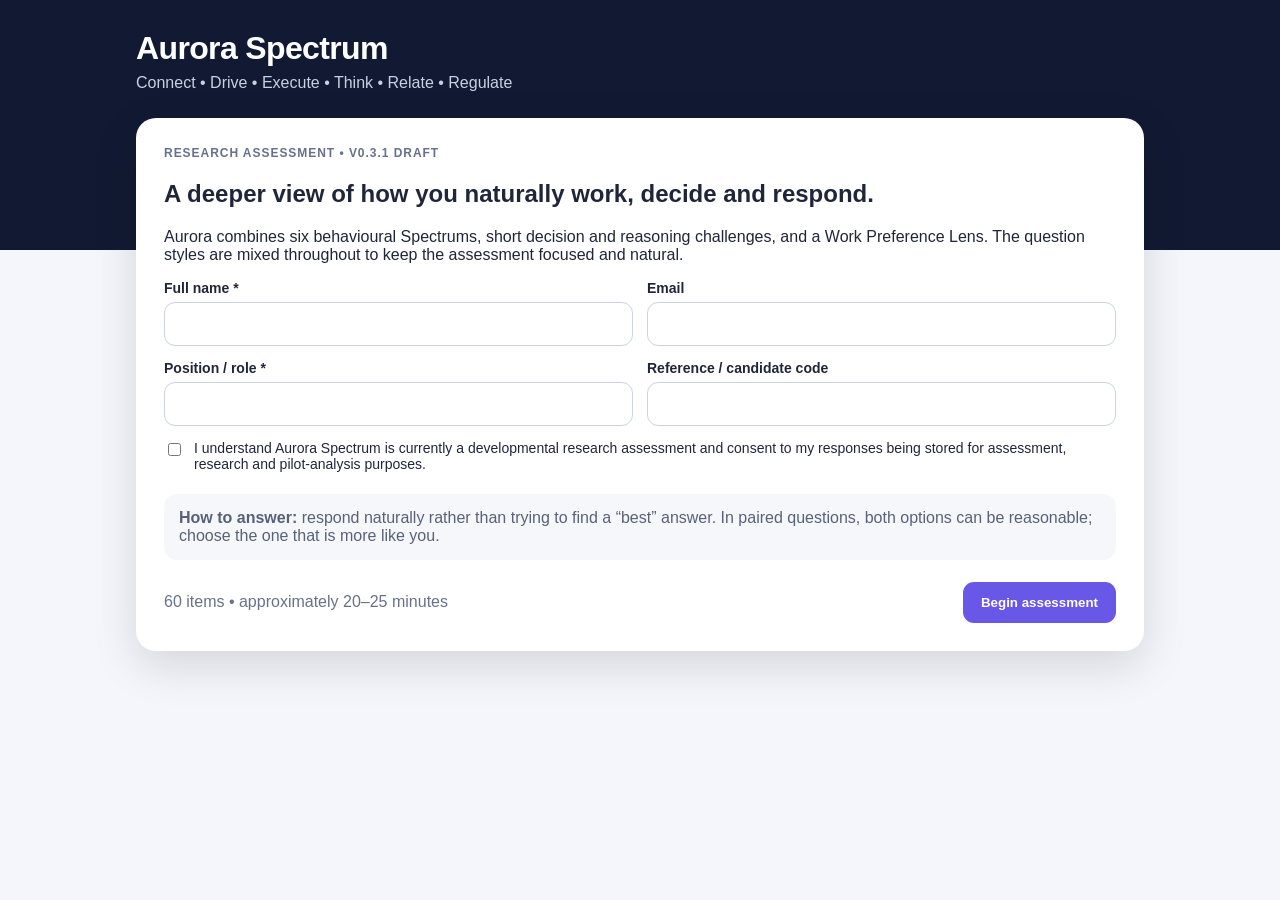
<file: index.html>
<!doctype html>
<html lang="en">
<head>
<meta charset="utf-8">
<meta name="viewport" content="width=device-width,initial-scale=1">
<title>Aurora Spectrum</title>
<link rel="stylesheet" href="./assets/v03.css?v=031">
</head>
<body>
<div class="wrap">
  <div class="brand"><h1>Aurora Spectrum</h1><p>Connect • Drive • Execute • Think • Relate • Regulate</p></div>

  <div class="card" id="startCard">
    <div class="eyebrow">Research assessment • v0.3.1 draft</div>
    <h2>A deeper view of how you naturally work, decide and respond.</h2>
    <p>Aurora combines six behavioural Spectrums, short decision and reasoning challenges, and a Work Preference Lens. The question styles are mixed throughout to keep the assessment focused and natural.</p>
    <div class="grid">
      <div><label for="fullName">Full name *</label><input id="fullName" type="text"></div>
      <div><label for="candidateEmail">Email</label><input id="candidateEmail" type="email"></div>
      <div><label for="candidatePosition">Position / role *</label><input id="candidatePosition" type="text"></div>
      <div><label for="candidateReference">Reference / candidate code</label><input id="candidateReference" type="text"></div>
      <label class="wide checkline"><input id="consentBox" type="checkbox"> <span>I understand Aurora Spectrum is currently a developmental research assessment and consent to my responses being stored for assessment, research and pilot-analysis purposes.</span></label>
    </div>
    <div class="note" style="margin-top:16px"><b>How to answer:</b> respond naturally rather than trying to find a “best” answer. In paired questions, both options can be reasonable; choose the one that is more like you.</div>
    <div id="startError" class="error hidden"></div>
    <div class="actions"><span class="muted">60 items • approximately 20–25 minutes</span><button class="btn" id="beginBtn" type="button">Begin assessment</button></div>
  </div>

  <div class="card hidden" id="testCard">
    <div class="eyebrow" id="sectionLabel"></div>
    <div class="progress"><div id="progressBar"></div></div>
    <div class="step" id="stepLabel"></div>
    <div id="questionContent"></div>
    <div id="questionError" class="error hidden"></div>
    <div class="actions"><button class="btn secondary" id="backBtn" type="button">Back</button><button class="btn" id="nextBtn" type="button">Continue</button></div>
  </div>

  <div class="hidden resultsWrap" id="resultsWrap">
    <div class="card resultHero">
      <div class="eyebrow">Your Aurora Spectrum</div>
      <h2 id="resultName">Your profile</h2>
      <p class="profileSummary" id="profileSummary"></p>
      <div class="callout"><b>How to read your results:</b> the behavioural label is the main interpretation. The number shows where you sit on Aurora's current research scale; it is not a population percentile and higher is not automatically better.</div>
      <div class="noPrint" style="margin-top:14px"><button class="btn ghost" id="printBtn" type="button">Print / Save results</button></div>
    </div>

    <div class="card">
      <div class="eyebrow">Your profile</div><h2 class="sectionTitle">Your six Core Spectrums</h2>
      <div class="spectrumGrid" id="spectrumResults"></div>
    </div>

    <div class="card">
      <div class="eyebrow">Capability</div><h2 class="sectionTitle">How you approach complex challenges</h2>
      <p class="muted">Applied Judgement and Workplace Reasoning are capability measures and are kept separate from your personality Spectrums.</p>
      <div class="capGrid" id="capabilityResults"></div>
    </div>

    <div class="card">
      <div class="eyebrow">Work Preference Lens</div><h2 class="sectionTitle">What tends to energise you at work</h2>
      <p class="muted">These are self-identified preferences — they do not alter your Spectrum scores.</p>
      <div class="prefGrid" id="preferenceResults"></div>
    </div>

    <div class="card">
      <div class="eyebrow">Career Compass</div><h2 class="sectionTitle">Work and career families worth exploring</h2>
      <p class="muted">These suggestions combine what you say energises you with supporting Aurora patterns. They are exploratory guidance, not a prediction that a particular occupation will suit or guarantee success.</p>
      <div id="careerResults"></div>
    </div>

    <div class="card" id="feedbackCard">
      <div class="eyebrow">Research feedback</div><h2>How accurate did this feel?</h2>
      <p>Your feedback is part of how Aurora will be refined and tested.</p>
      <label><b>Overall, how accurately does this profile describe you?</b></label>
      <div class="feedbackScale">
        <label><input type="radio" name="accuracy" value="1"> 1<br><span class="muted">Not at all</span></label>
        <label><input type="radio" name="accuracy" value="2"> 2</label>
        <label><input type="radio" name="accuracy" value="3"> 3<br><span class="muted">Mixed</span></label>
        <label><input type="radio" name="accuracy" value="4"> 4</label>
        <label><input type="radio" name="accuracy" value="5"> 5<br><span class="muted">Very accurate</span></label>
      </div>
      <p><label for="leastAccurate"><b>Which result felt least accurate?</b></label><select id="leastAccurate"></select></p>
      <p><label for="questionIssue"><b>Did any question feel unclear, too obvious or difficult to answer honestly?</b></label><select id="questionIssue"><option value="">Select one</option><option>No</option><option>Yes</option></select></p>
      <p><label for="feedbackComments"><b>Optional comments</b></label><textarea id="feedbackComments" rows="4" placeholder="Tell us what felt right, wrong, unclear or missing."></textarea></p>
      <div id="feedbackError" class="error hidden"></div>
      <button class="btn" id="feedbackBtn" type="button">Submit research feedback</button>
      <div class="success hidden" id="feedbackThanks" style="margin-top:14px">Thank you — your feedback has been saved.</div>
    </div>

    <div class="card"><p class="researchNote"><b>Research note:</b> Aurora Spectrum is currently a developmental instrument. Results describe patterns and tendencies rather than fixed personality types and should not be interpreted as a pass/fail result, clinical diagnosis, IQ score or validated employment-selection decision.</p></div>
  </div>
</div>

<script src="./assets/v03.js?v=031"></script>
</body>
</html>
</file>
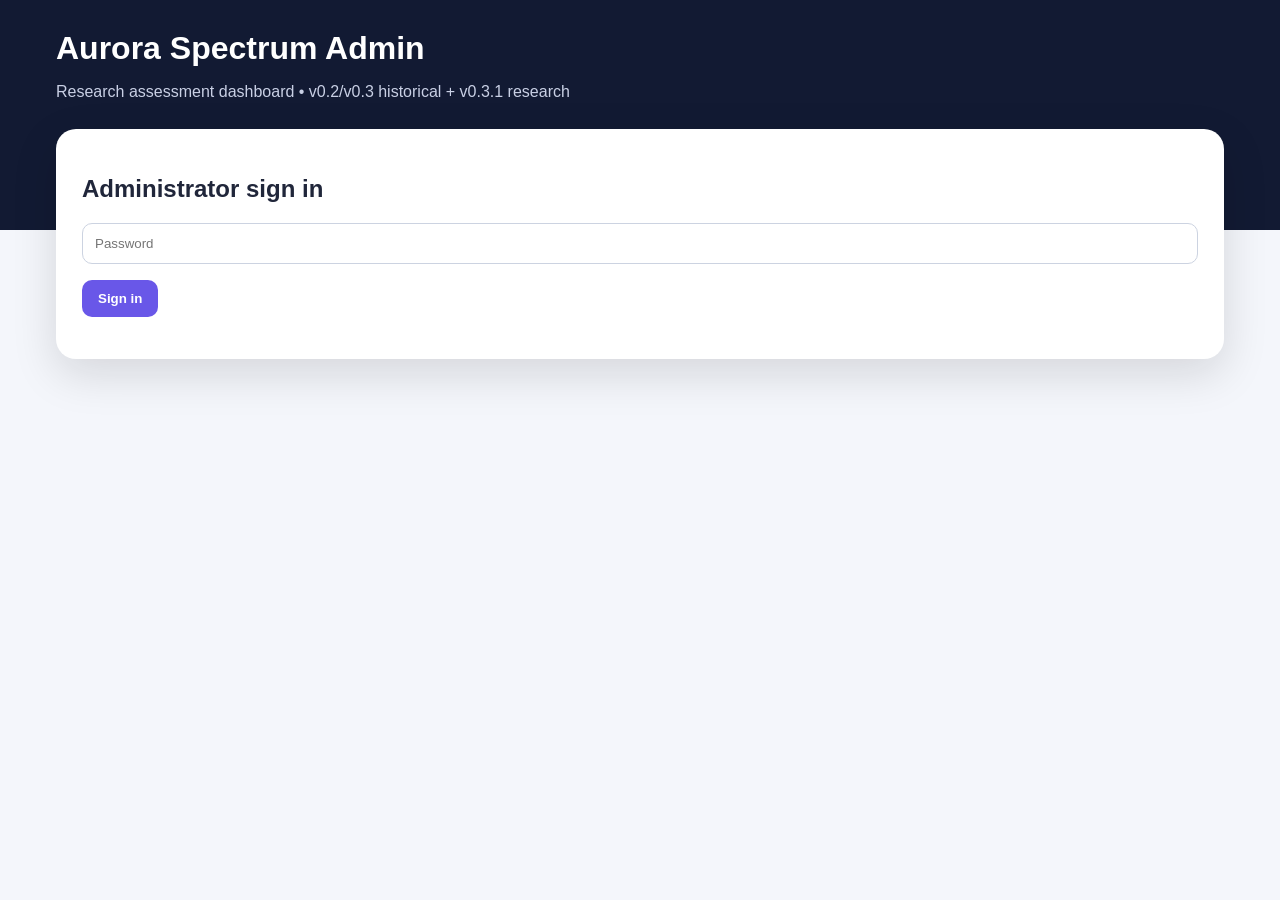
<file: admin.html>
<!doctype html>
<html lang="en">
<head>
<meta charset="utf-8"><meta name="viewport" content="width=device-width,initial-scale=1">
<title>Aurora Spectrum Admin</title>
<style>
:root{--ink:#20263a;--muted:#68718b;--navy:#121a33;--bg:#f4f6fb;--line:#dfe3ed;--accent:#6957e8;--teal:#35c9c5;--soft:#f6f7fb}*{box-sizing:border-box}body{margin:0;font-family:Arial,Segoe UI,sans-serif;background:linear-gradient(var(--navy) 0 230px,var(--bg) 230px);color:var(--ink);min-height:100vh}.wrap{max-width:1200px;margin:auto;padding:30px 16px 60px}.brand{color:white;margin-bottom:28px}.brand h1{margin:0}.brand p{color:#c9d0e5}.card{background:white;border-radius:20px;padding:26px;box-shadow:0 15px 45px #1112;margin-bottom:18px}.muted{color:var(--muted)}input{width:100%;padding:12px;border:1px solid #ccd3e1;border-radius:10px}.btn{padding:11px 16px;border:0;border-radius:10px;background:var(--accent);color:white;font-weight:700;cursor:pointer}.hidden{display:none!important}.error{background:#fff0ef;padding:12px;border-radius:10px;margin-top:12px;color:#8a1c1c}.tableWrap{overflow:auto}.table{width:100%;border-collapse:collapse;min-width:900px}.table td,.table th{padding:10px;border-bottom:1px solid #e3e7f0;text-align:left;font-size:13px}.table th{color:var(--muted);font-size:12px;text-transform:uppercase;letter-spacing:.04em}.barrow{display:grid;grid-template-columns:280px 1fr 62px;gap:10px;align-items:center;margin:10px 0}.bar{height:10px;background:#e9edf6;border-radius:10px;overflow:hidden}.bar div{height:100%;background:linear-gradient(90deg,var(--teal),var(--accent))}.feedback,.soft{background:var(--soft);border-radius:12px;padding:14px;margin-top:14px}.pill{display:inline-block;padding:5px 9px;border-radius:999px;background:#f0edff;color:#5542ca;font-size:12px;font-weight:700}.grid2{display:grid;grid-template-columns:1fr 1fr;gap:14px}.spectrum{border:1px solid var(--line);border-radius:14px;padding:15px}.spectrum h3{margin:0 0 5px}.facet{display:flex;justify-content:space-between;gap:10px;padding:6px 0;border-bottom:1px solid #eceff5;font-size:13px}.career{border:1px solid var(--line);border-radius:13px;padding:13px;margin-top:10px}.career h4{margin:0 0 5px}.eyebrow{font-size:12px;color:var(--muted);font-weight:800;text-transform:uppercase;letter-spacing:.06em}.scoreline{display:flex;gap:20px;flex-wrap:wrap}.scorebox{background:var(--soft);border-radius:12px;padding:12px;min-width:160px}.scorebox b{display:block;font-size:24px}details{margin-top:14px}pre{background:#10172d;color:#dbe2f5;padding:14px;border-radius:12px;overflow:auto;max-height:480px;font-size:12px}.why{font-size:13px;color:#505970;padding-left:18px}.topActions{display:flex;gap:10px;align-items:center;flex-wrap:wrap}@media(max-width:760px){.grid2{grid-template-columns:1fr}.barrow{grid-template-columns:1fr 55px}.barrow .bar{grid-column:1/-1}.card{padding:20px}}
</style></head>
<body><div class="wrap">
<div class="brand"><h1>Aurora Spectrum Admin</h1><p>Research assessment dashboard • v0.2/v0.3 historical + v0.3.1 research</p></div>
<div class="card" id="login"><h2>Administrator sign in</h2><input type="password" id="pw" placeholder="Password"><p><button class="btn" id="loginBtn">Sign in</button></p><div id="msg"></div></div>
<div id="dash" class="hidden">
  <div class="card"><div class="topActions"><div><h2 style="margin:0">Candidate submissions</h2><p class="muted" style="margin:5px 0 0">Historical v0.2/v0.3 profiles and new v0.3.1 research profiles remain together.</p></div><button class="btn" id="refreshBtn">Refresh</button></div></div>
  <div class="card tableWrap"><table class="table"><thead><tr><th>Candidate</th><th>Position</th><th>Version</th><th>Date</th><th>Judgement</th><th>Reasoning</th><th>Accuracy</th><th></th></tr></thead><tbody id="rows"></tbody></table></div>
  <div id="detail"></div>
</div></div>
<script>
const API='https://gazmnfynliigaxgydeqh.supabase.co/functions/v1/aurora-spectrum-api';let password='';const $=id=>document.getElementById(id);const e=s=>String(s??'').replace(/[&<>"']/g,c=>({'&':'&amp;','<':'&lt;','>':'&gt;','"':'&quot;',"'":'&#39;'}[c]));
function scoreOf(v){return typeof v==='object'&&v!==null?v.score:v}
async function load(){password=$('pw').value||password;const r=await fetch(API+'/admin',{headers:{'x-aurora-password':password}});if(!r.ok){$('msg').innerHTML='<div class="error">Incorrect password.</div>';return}const d=await r.json();$('login').classList.add('hidden');$('dash').classList.remove('hidden');$('rows').innerHTML=d.map(x=>{const s=x.payload?.scores||{},f=x.payload?.pilotFeedback,j=scoreOf(s.judgement),re=scoreOf(s.reasoning),acc=f?.accuracy?f.accuracy+'/5':'—';return `<tr><td><b>${e(x.candidate_name)}</b><br><span class="muted">${e(x.candidate_email||'')}</span></td><td>${e(x.position)}</td><td>${e(x.payload?.version||'')}</td><td>${new Date(x.completed_at).toLocaleString()}</td><td>${j??'—'}${j!==undefined&&j!==null?'%':''}</td><td>${re??'—'}${re!==undefined&&re!==null?'%':''}</td><td>${acc}</td><td><button class="btn" style="padding:7px 10px" data-view="${x.id}">View</button></td></tr>`}).join('');document.querySelectorAll('[data-view]').forEach(b=>b.addEventListener('click',()=>view(b.dataset.view)))}
function legacyDetail(x,s,f){const feedback=feedbackHtml(f);return `<div class="card"><div class="eyebrow">Historical v0.2 profile</div><h2>${e(x.candidate_name)}</h2><p>${e(x.position)} • ${e(x.payload.version||'')}</p><h3>Personality dimensions</h3>${Object.entries(s.workstyle||{}).map(([k,v])=>`<div class="barrow"><div>${e(k)}</div><div class="bar"><div style="width:${v}%"></div></div><b>${v}%</b></div>`).join('')}<h3>Composite measures</h3><p><b>Judgement:</b> ${e(s.judgement)}% &nbsp;&nbsp; <b>Reasoning:</b> ${e(s.reasoning)}%</p>${feedback}${rawHtml(x.payload.answers)}</div>`}
function feedbackHtml(f){return f?`<div class="feedback"><h3>Pilot / research feedback</h3><p><b>Profile accuracy:</b> ${e(f.accuracy)}/5</p><p><b>Least accurate result:</b> ${e(f.leastAccurate||'None / not sure')}</p><p><b>Question issue:</b> ${e(f.questionIssue||'Not answered')}</p><p><b>Comments:</b> ${e(f.comments||'No comments')}</p></div>`:'<div class="feedback"><b>No feedback submitted yet.</b></div>'}
function rawHtml(a){return `<details><summary><b>Raw stored responses</b></summary><pre>${e(JSON.stringify(a||{},null,2))}</pre></details>`}
function v03Detail(x,s,f){const spectra=Object.values(s.personality?.spectra||{});const wp=s.career||{};return `<div class="card"><div class="eyebrow">Research profile</div><h2>${e(x.candidate_name)}</h2><p>${e(x.position)} • ${e(x.payload.version||'')} • Results model ${e(x.payload.resultsModelVersion||s.resultsModelVersion||'')}</p><div class="scoreline"><div class="scorebox">Applied Judgement<b>${e(s.judgement?.score)}%</b>${e(s.judgement?.band||'')}</div><div class="scorebox">Workplace Reasoning<b>${e(s.reasoning?.score)}%</b>${e(s.reasoning?.band||'')}</div><div class="scorebox">Primary Work Drive<b style="font-size:16px">${e(wp.primary||'—')}</b></div></div><h3>Six Core Spectrums</h3><div class="grid2">${spectra.map(sp=>`<div class="spectrum"><div class="eyebrow">${e(sp.short)}</div><h3>${e(sp.name)}</h3><span class="pill">${e(sp.band?.label||'')}</span><b style="float:right">${e(sp.score)}%</b><div class="bar"><div style="width:${sp.score}%"></div></div>${(sp.facets||[]).map(fc=>`<div class="facet"><span>${e(fc.name)}</span><b>${e(fc.score)}%</b></div>`).join('')}<ul class="why">${(sp.why||[]).map(w=>`<li>${e(w)}</li>`).join('')}</ul></div>`).join('')}</div><h3>Work Preference Lens</h3><div class="soft"><p><b>Primary:</b> ${e(wp.primary||'—')} &nbsp; • &nbsp; <b>Secondary:</b> ${e(wp.secondary||'—')}</p><p><b>Environment:</b> ${e(wp.environment||'—')} &nbsp; • &nbsp; <b>Motivator:</b> ${e(wp.motivator||'—')}</p></div><h3>Career Compass</h3>${(wp.careerFamilies||[]).map(c=>`<div class="career"><h4>${e(c.name)} <span class="pill">${e(c.label)}</span></h4><div class="muted">${e((c.examples||[]).join(' • '))}</div><ul class="why">${(c.reasons||[]).map(r=>`<li>${e(r)}</li>`).join('')}</ul></div>`).join('')||'<div class="soft">No career families generated.</div>'}${feedbackHtml(f)}${rawHtml(x.payload.answers)}</div>`}
async function view(id){const r=await fetch(API+'/admin/'+id,{headers:{'x-aurora-password':password}});if(!r.ok)return;const x=await r.json(),s=x.payload?.scores||{},f=x.payload?.pilotFeedback||null;$('detail').innerHTML=s.personality?.spectra?v03Detail(x,s,f):legacyDetail(x,s,f);$('detail').scrollIntoView({behavior:'smooth',block:'start'})}
$('loginBtn').addEventListener('click',load);$('refreshBtn').addEventListener('click',load);$('pw').addEventListener('keydown',ev=>{if(ev.key==='Enter')load()});
</script></body></html>
</file>
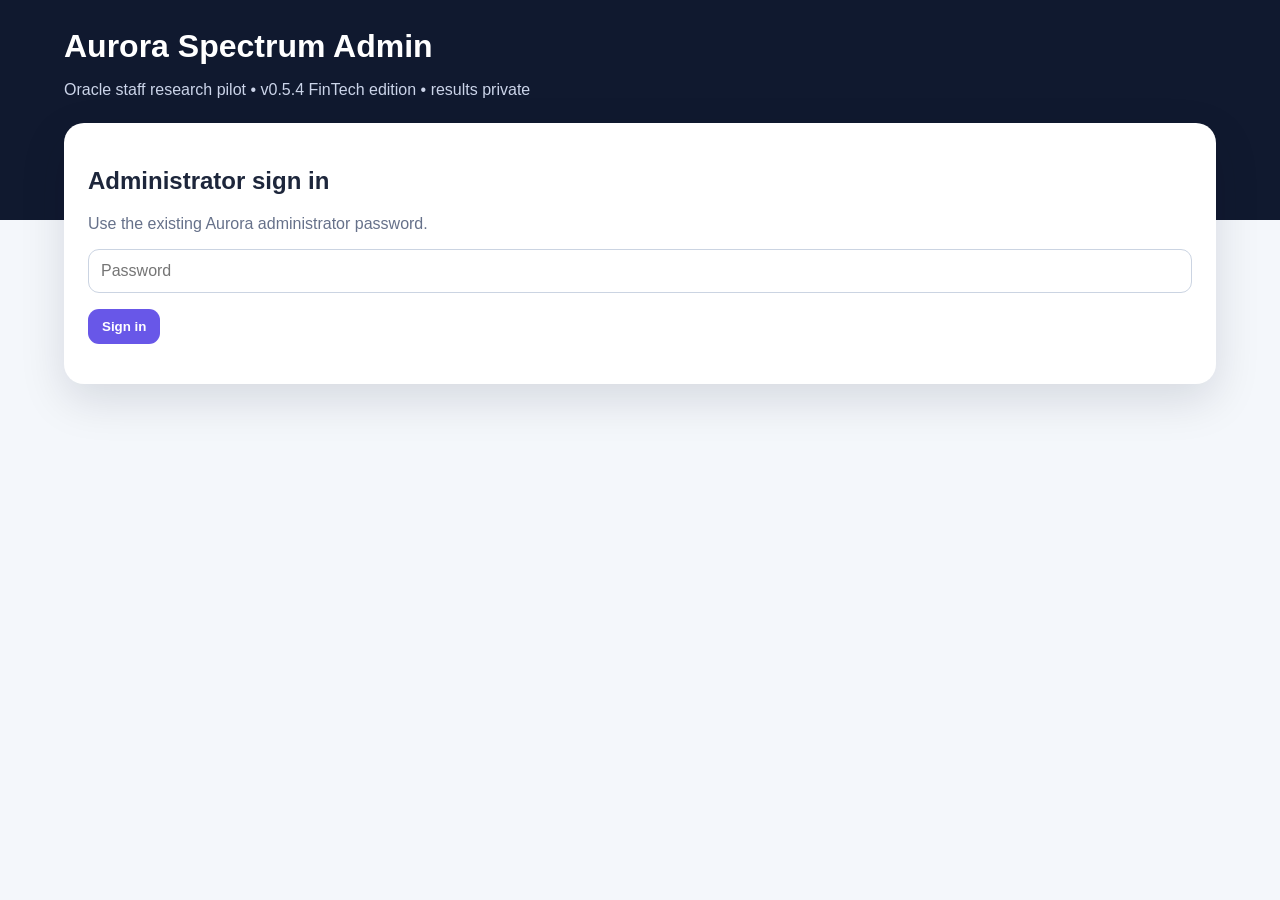
<file: oracle-pilot-admin.html>
<!doctype html><html lang="en"><head><meta charset="utf-8"><meta name="viewport" content="width=device-width,initial-scale=1"><title>Aurora v0.5.4 Admin</title><style>
:root{--navy:#10192f;--ink:#1d263b;--muted:#66718a;--bg:#f4f7fb;--line:#dfe5ef;--accent:#6857e8;--teal:#27bdb7;--good:#167b68;--bad:#ae3945;--soft:#f6f8fc}*{box-sizing:border-box}body{margin:0;font-family:Inter,Arial,Segoe UI,sans-serif;background:linear-gradient(var(--navy) 0 220px,var(--bg) 220px);color:var(--ink);min-height:100vh}.wrap{max-width:1180px;margin:auto;padding:28px 14px 70px}.brand{color:#fff;margin-bottom:24px}.brand h1{margin:0}.brand p{color:#cbd4e9}.card{background:#fff;border-radius:20px;padding:24px;box-shadow:0 16px 45px #07112620;margin-bottom:18px}.hidden{display:none!important}.btn{border:0;border-radius:11px;padding:10px 14px;background:var(--accent);color:#fff;font-weight:800;cursor:pointer}.btn.secondary{background:#e8ecf5;color:#26334b}.input{width:100%;padding:12px;border:1px solid #cbd4e2;border-radius:11px;font-size:16px}.muted{color:var(--muted)}.error{padding:11px;border-radius:10px;background:#fff0f2;color:var(--bad)}.tableWrap{overflow:auto}.table{border-collapse:collapse;width:100%;min-width:900px}.table th,.table td{padding:10px;border-bottom:1px solid #e6eaf1;text-align:left;font-size:13px}.table th{text-transform:uppercase;letter-spacing:.05em;color:var(--muted);font-size:11px}.top{display:flex;justify-content:space-between;gap:12px;align-items:center;flex-wrap:wrap}.eyebrow{text-transform:uppercase;letter-spacing:.07em;font-size:11px;color:var(--accent);font-weight:800}.pill{display:inline-block;padding:5px 9px;border-radius:999px;background:#eeebff;color:#5140bd;font-size:12px;font-weight:800}.ok{color:var(--good);font-weight:800}.miss{color:var(--bad);font-weight:800}.grid2{display:grid;grid-template-columns:1fr 1fr;gap:14px}.grid3{display:grid;grid-template-columns:repeat(3,1fr);gap:12px}.box{border:1px solid var(--line);border-radius:14px;padding:14px;background:#fff}.soft{background:var(--soft);border-radius:13px;padding:14px}.answer{background:#f8f9fc;border-left:4px solid var(--teal);padding:11px;border-radius:8px;margin:8px 0;white-space:pre-wrap}.facet{border:1px solid var(--line);border-radius:13px;padding:13px}.facet h4{margin:0 0 9px}.responseRow{padding:6px 0;border-bottom:1px solid #edf0f5;font-size:13px}.responseRow:last-child{border-bottom:0}details{margin-top:12px}pre{white-space:pre-wrap;background:#10182e;color:#dce4f4;padding:13px;border-radius:12px;max-height:500px;overflow:auto;font-size:12px}.actions{display:flex;gap:8px;flex-wrap:wrap}.note{padding:12px;border-radius:11px;background:#fff8da;color:#67520b;margin:12px 0}.scoreBig{font-size:38px;font-weight:900;color:var(--navy)}@media(max-width:760px){.grid2,.grid3{grid-template-columns:1fr}.card{padding:18px}.wrap{padding:18px 10px 60px}}
</style></head><body><div class="wrap"><div class="brand"><h1>Aurora Spectrum Admin</h1><p>Oracle staff research pilot • v0.5.4 FinTech edition • results private</p></div>
<div class="card" id="login"><h2>Administrator sign in</h2><p class="muted">Use the existing Aurora administrator password.</p><input id="pw" class="input" type="password" placeholder="Password"><p><button class="btn" id="signIn">Sign in</button></p><div id="loginErr" class="error hidden"></div></div>
<div id="dash" class="hidden"><div class="card"><div class="top"><div><div class="eyebrow">Private research view</div><h2 style="margin:5px 0">Oracle staff submissions</h2><p class="muted" style="margin:0">Participants do not see these summaries.</p></div><div class="actions"><button class="btn secondary" id="refresh">Refresh</button></div></div></div><div class="card tableWrap"><table class="table"><thead><tr><th>Name</th><th>Role</th><th>Version</th><th>Completed</th><th>Duration</th><th>Closed thinking</th><th>Primary preference</th><th></th></tr></thead><tbody id="rows"></tbody></table></div><div id="detail"></div></div></div>
<script>
const API='https://gazmnfynliigaxgydeqh.supabase.co/functions/v1/aurora-spectrum-v053-api';let password='',records=[];const $=id=>document.getElementById(id),e=s=>String(s??'').replace(/[&<>"']/g,c=>({'&':'&amp;','<':'&lt;','>':'&gt;','"':'&quot;',"'":'&#39;'}[c]));
const P={
P01:['In a new group, I usually listen first and join in once I have a feel for people.','In a new group, I usually start connecting with people quite quickly.'],P02:['After a people-heavy day, I often still enjoy more conversation.','After a people-heavy day, I usually want quiet time to recharge.'],P03:['With unfamiliar people, I prefer a few deeper conversations.','With unfamiliar people, I enjoy moving between several conversations.'],P04:['If I see a better approach, I usually say so even when the current plan could work.','I usually wait until the difference matters before challenging a workable plan.'],P05:['When I disagree with a proposed approach, I usually state my view during the discussion.','When I disagree with a proposed approach, I usually ask questions first and decide later whether my view needs to be stated.'],P06:['If a request is inconvenient but manageable, I tend to accommodate it.','If a request creates a real concern, I usually state the boundary or negotiate it.'],P07:['Visible deadlines and milestones help me keep long projects moving.','I usually create my own pace even when nobody is checking progress.'],P08:['I can keep pushing steadily even when progress is slow and there is little feedback.','I work best when I can see regular progress or milestones.'],P09:['For a large unfamiliar task, I prefer some structure before I begin.','I am comfortable starting with the next clear step and building structure as I go.'],P10:['When the outcome is clear but the method is not, I usually choose an approach and start.','I usually confirm the approach before I start.'],P11:['Before an important decision, I value checking my thinking with someone I trust.','Once I have enough information, I am comfortable committing without reassurance.'],P12:['When I am responsible for a decision, I am comfortable making the final call even if others would choose differently.','When I am responsible for a decision, I prefer building agreement before making the final call.'],P13:['I prefer files and information arranged so another person could find them without me.','I work well with a system that mainly makes sense to me.'],P14:['When work gets busy, I keep one reliable system for tasks and follow-ups.','When work gets busy, I am comfortable using changing notes and reminders.'],P15:['Visual clutter does not bother me much if I know where everything is.','I work better when my physical or digital space is clearly organised.'],P16:['When a task contains several small requirements, I prefer completing every agreed element before considering it closed.','I focus most strongly on the elements that materially affect the outcome and adapt the level of detail to the situation.'],P17:['Once the main outcome is done, I prefer closing the related follow-ups while it is still active.','I am comfortable batching smaller follow-ups for later.'],P18:['If my work contributes to a problem, I make the impact and corrective action visible early.','I prefer correcting as much as possible before drawing attention to it.'],P19:['When two explanations seem possible, I start with what experience suggests.','I look for evidence that would distinguish between them.'],P20:['When records conflict with what experienced people believe happened, I investigate the records and assumptions.','I give considerable weight to the experienced people’s view.'],P21:['I usually solve the immediate problem before exploring the wider pattern.','I often want to know why it happened and whether it points to a wider pattern.'],P22:['If a method works reliably, I prefer keeping it until there is a clear reason to change.','Even when it works, I notice opportunities to test a better approach.'],P23:['Once I can use a new system correctly, I usually want to explore what else it can do.','Once I can use a new system correctly, I usually focus on using it well unless I have a reason to explore further.'],P24:['Sudden changes are easier when I first work out a revised plan.','I usually start adapting immediately and refine the plan while moving.'],P25:['When a decision is needed, I focus first on the right outcome and then manage its impact on people.','I naturally consider the outcome and its impact on people together.'],P26:['When someone is upset about a work issue, I first try to understand their perspective.','I first clarify the problem that needs to be solved.'],P27:['I prefer communicating consistently so everyone gets essentially the same message.','I naturally adjust how I communicate to the person receiving it.'],P28:['In disagreement, I often prefer giving people time to cool down first.','I usually prefer bringing the issue into the open before it grows.'],P29:['If a disagreement can be worked around, I may leave it to avoid unnecessary tension.','If it is likely to repeat, I prefer discussing it even if it is uncomfortable.'],P30:['If an issue matters enough, I am comfortable risking temporary tension to resolve it.','If a workable outcome protects the relationship, I can often accept it.'],P31:['When I am frustrated, people who know me can usually see or hear it.','Even when frustrated, my outward manner usually changes very little.'],P32:['Under uncertainty, I focus mainly on the next thing I can control.','I naturally think through several ways things could go wrong.'],P33:['When pressure builds, I often feel the emotional intensity even if I keep functioning.','When pressure builds, my internal state usually stays fairly steady.'],P34:['After a tense interaction, I usually need some time before my attention fully moves on.','After a tense interaction, I can usually refocus fairly quickly.'],P35:['A significant mistake can affect my confidence for a while, even when I know how to fix it.','Once I know how to fix a mistake, my confidence usually recovers quickly.'],P36:['After conflict, I recover best with some space before things feel normal again.','After conflict, I can usually return to normal interaction without much space.']};
function fmtSec(v){if(!v&&v!==0)return '—';const m=Math.floor(v/60),s=v%60;return m?`${m}m ${s}s`:`${s}s`}
async function load(){password=$('pw').value||password;const r=await fetch(API+'/admin',{headers:{'x-aurora-password':password}});if(!r.ok){$('loginErr').textContent='Incorrect password or dashboard unavailable.';$('loginErr').classList.remove('hidden');return}records=await r.json();$('login').classList.add('hidden');$('dash').classList.remove('hidden');$('rows').innerHTML=records.map(x=>`<tr><td><b>${e(x.candidate_name)}</b><br><span class="muted">${e(x.candidate_email||'')}</span></td><td>${e(x.position)}</td><td>${e(x.payload?.version||'—')}</td><td>${new Date(x.completed_at).toLocaleString()}</td><td>${fmtSec(x.payload?.durationSeconds)}</td><td><b>${e(x.internal_summary?.thinking?.met)}/${e(x.internal_summary?.thinking?.administered)}</b></td><td>${e(x.internal_summary?.preference?.primary||'—')}</td><td><button class="btn" style="padding:7px 10px" onclick="view('${x.id}')">View</button></td></tr>`).join('')||'<tr><td colspan="8" class="muted">No v0.5.3/v0.5.4 submissions yet.</td></tr>';}
window.view=id=>{const x=records.find(r=>r.id===id);if(!x)return;const s=x.internal_summary,a=x.payload.answers;const checks=s.thinking.checks.map(c=>`<div class="responseRow"><span class="${c.met?'ok':'miss'}">${c.met?'✓ Met':'✕ Miss'}</span> &nbsp; <b>${e(c.id)}</b> — response ${e(c.response)}${c.met?'':` · key ${e(c.expected)}`}</div>`).join('');const cr=s.thinking.creative;const ideaBlock=(id,v)=>`<div class="box"><div class="eyebrow">${id}</div>${(v.ideas||[]).map((q,i)=>`<div class="answer">${i+1}. ${e(q)} ${Number(v.strongest)===i+1?'<b>★ strongest</b>':''}</div>`).join('')}</div>`;const creative=`<div class="grid2">${ideaBlock('C01',cr.C01)}${ideaBlock('C02',cr.C02)}<div class="box"><div class="eyebrow">C03 • Fusion</div><div class="answer">${e(cr.C03)}</div></div>${ideaBlock('C04',cr.C04)}<div class="box"><div class="eyebrow">C05 • Reframing questions</div>${(cr.C05||[]).map((q,i)=>`<div class="answer">${i+1}. ${e(q)}</div>`).join('')}</div><div class="box"><div class="eyebrow">C06 • Constraints</div><div class="answer">${e(cr.C06)}</div></div></div>`;const judFixed=s.judgement.fixed.map(j=>`<div class="box"><div class="eyebrow">${e(j.id)}</div><b>${e(j.tension)}</b><p>Choice: <span class="pill">${e(j.choice)}</span> &nbsp; Draft key: ${e(j.draftPoints)}/3 ${j.topDraft?'<span class="ok">• current top draft option</span>':''}</p></div>`).join('');const written=s.judgement.written.map(j=>`<div class="box"><div class="eyebrow">${e(j.id)}</div><b>${e(j.tension)}</b><div class="answer">${e(j.response)}</div></div>`).join('');const facets=s.workstyle.facets.map(f=>`<div class="facet"><h4>${e(f.facet)}</h4>${f.responses.map(r=>{const txt=P[r.id]?.[r.side-1]||'';return `<div class="responseRow"><b>${e(r.id)}</b> — ${r.intensity==='strong'?'Much':'Slightly'} more like Statement ${r.side}<br><span class="muted">${e(txt)}</span></div>`}).join('')}</div>`).join('');$('detail').innerHTML=`<div class="card"><div class="top"><div><div class="eyebrow">Private result record</div><h2 style="margin:5px 0">${e(x.candidate_name)}</h2><p class="muted" style="margin:0">${e(x.position)} • ${new Date(x.completed_at).toLocaleString()} • ${fmtSec(x.payload.durationSeconds)}</p></div><div class="actions"><button class="btn secondary" onclick="copyRecord('${x.id}')">Copy JSON</button><button class="btn secondary" onclick="window.print()">Print</button></div></div><div class="note"><b>Research caution:</b> Thinking closed checks are criterion marks, creative responses are not auto-scored, and Applied Judgement points are a draft author key. Do not use this dashboard as a hire/no-hire ranking.</div><h3>Thinking Lab</h3><div class="soft"><div class="scoreBig">${e(s.thinking.met)} / ${e(s.thinking.administered)}</div><b>closed analytical checks met</b>${checks}</div><h3>Creative Approach — raw responses</h3>${creative}<h3>Applied Judgement</h3><p class="muted">${e(s.judgement.note)}</p><div class="grid3">${judFixed}</div><h3>Written judgement</h3><div class="grid2">${written}</div><h3>Usual Work Style — 12 facets</h3><p class="muted">${e(s.workstyle.note)}</p><div class="grid2">${facets}</div><h3>Work Preference</h3><div class="grid2"><div class="soft"><b>Primary</b><br>${e(s.preference.primary)}<br><br><b>Secondary</b><br>${e(s.preference.secondary)}</div><div class="soft"><b>Environment</b><br>${e(s.preference.environment)}<br><br><b>Motivator</b><br>${e(s.preference.motivator)}</div></div><details><summary><b>Raw stored submission</b></summary><pre>${e(JSON.stringify(x.payload,null,2))}</pre></details></div>`;window.scrollTo({top:$('detail').offsetTop-10,behavior:'smooth'})};
window.copyRecord=async id=>{const x=records.find(r=>r.id===id);if(!x)return;try{await navigator.clipboard.writeText(JSON.stringify(x,null,2));alert('Submission copied to clipboard.')}catch{alert('Could not copy automatically. Open Raw stored submission and copy manually.')}};
$('signIn').addEventListener('click',load);$('refresh').addEventListener('click',load);$('pw').addEventListener('keydown',e=>{if(e.key==='Enter')load()});
</script></body></html>
</file>
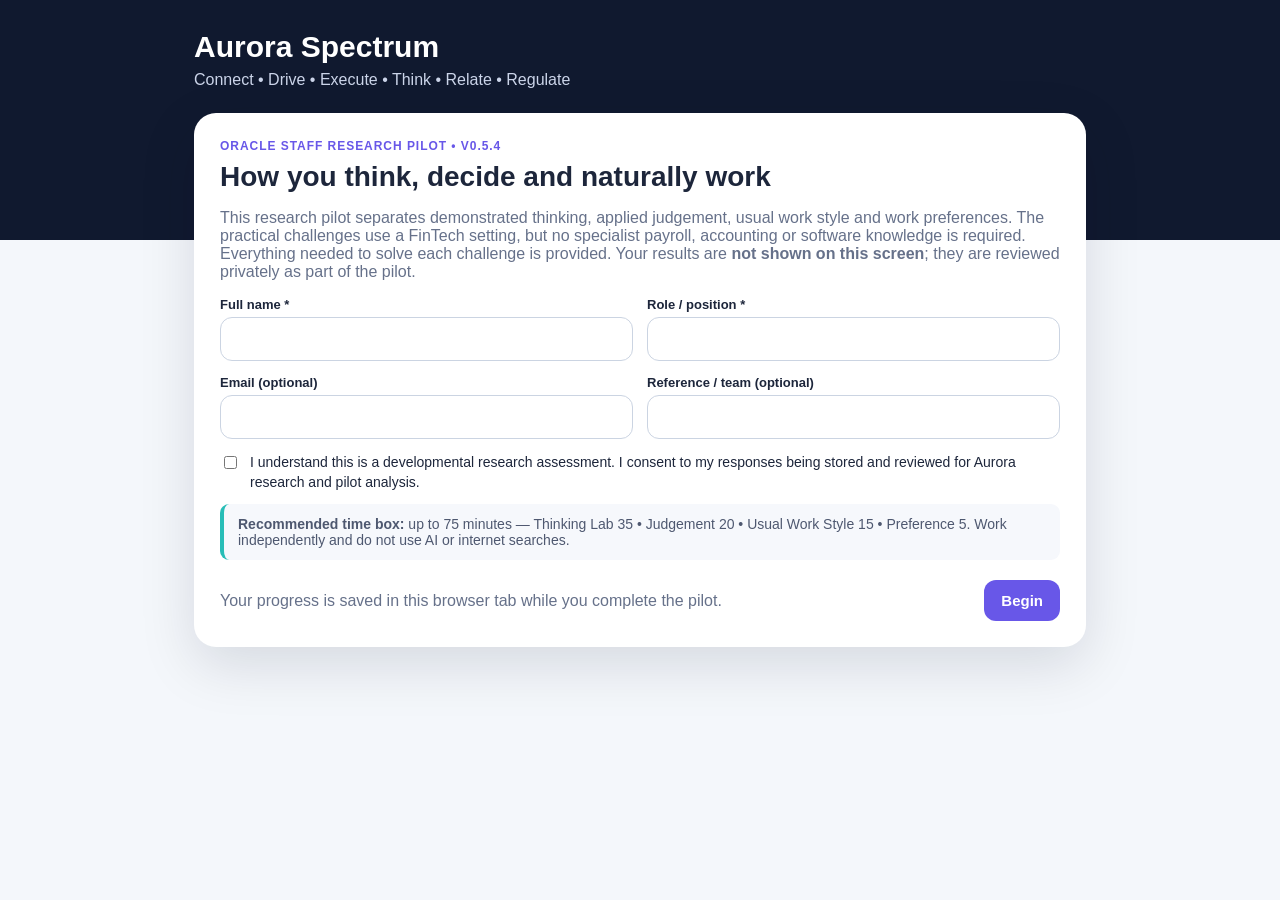
<file: oracle-pilot.html>
<!doctype html>
<html lang="en">
<head>
<meta charset="utf-8"><meta name="viewport" content="width=device-width,initial-scale=1,viewport-fit=cover">
<title>Aurora Spectrum — Oracle Staff Research Pilot</title>
<style>
:root{--navy:#10192f;--navy2:#162340;--ink:#1d263b;--muted:#66718a;--bg:#f4f7fb;--card:#fff;--line:#dfe5ef;--accent:#6857e8;--teal:#27bdb7;--soft:#eef1ff;--ok:#147a68;--bad:#a42e3a}*{box-sizing:border-box}body{margin:0;font-family:Inter,Arial,Segoe UI,sans-serif;color:var(--ink);background:linear-gradient(180deg,var(--navy) 0 240px,var(--bg) 240px);min-height:100vh}.wrap{max-width:920px;margin:auto;padding:26px 14px 90px}.brand{color:#fff;margin:4px 0 24px}.brand h1{font-size:30px;margin:0}.brand p{margin:7px 0;color:#cbd4e9}.card{background:var(--card);border-radius:22px;padding:26px;box-shadow:0 18px 55px #07112620;margin-bottom:18px}.eyebrow{font-size:12px;text-transform:uppercase;letter-spacing:.08em;font-weight:800;color:var(--accent)}h2{margin:8px 0 12px;font-size:28px}h3{margin:16px 0 8px}.muted{color:var(--muted)}.grid{display:grid;grid-template-columns:1fr 1fr;gap:14px}.wide{grid-column:1/-1}label.field{display:block;font-size:13px;font-weight:700;margin-bottom:5px}input[type=text],input[type=email],textarea,select{width:100%;border:1px solid #cbd4e2;border-radius:12px;padding:12px 13px;background:#fff;color:var(--ink);font-size:16px}textarea{min-height:118px;resize:vertical;line-height:1.45}.checkline{display:flex;gap:10px;align-items:flex-start;font-size:14px;line-height:1.4}.checkline input{margin-top:3px}.btn{border:0;border-radius:12px;padding:12px 17px;font-weight:800;font-size:15px;cursor:pointer;background:var(--accent);color:#fff}.btn.secondary{background:#e9edf5;color:#27334b}.btn.ghost{background:#fff;color:var(--accent);border:1px solid #cfc9fb}.actions{display:flex;gap:10px;justify-content:space-between;align-items:center;margin-top:20px;flex-wrap:wrap}.error{background:#fff0f2;color:var(--bad);padding:12px;border-radius:11px;margin-top:14px}.success{background:#eaf9f5;color:var(--ok);padding:14px;border-radius:12px}.hidden{display:none!important}.progressWrap{margin:5px 0 20px}.progressMeta{display:flex;justify-content:space-between;font-size:12px;color:var(--muted);margin-bottom:7px}.progress{height:9px;background:#e7ebf2;border-radius:99px;overflow:hidden}.progress>div{height:100%;background:linear-gradient(90deg,var(--teal),var(--accent));transition:.2s}.q{font-size:19px;line-height:1.45;margin:12px 0 16px}.options{display:grid;gap:10px}.option{display:flex;gap:11px;align-items:flex-start;padding:13px 14px;border:1px solid var(--line);border-radius:14px;cursor:pointer;background:#fff}.option:has(input:checked){border-color:var(--accent);background:var(--soft)}.option input{margin-top:3px}.hint{background:#f6f8fc;border-left:4px solid var(--teal);padding:12px 14px;border-radius:9px;color:#4e5870;font-size:14px;margin:12px 0}.ideaRow{display:grid;grid-template-columns:1fr auto;gap:9px;margin:9px 0}.star{padding:10px 12px;border-radius:10px;border:1px solid #d0d7e4;background:#fff;cursor:pointer}.star.on{background:#fff4c9;border-color:#e3b73e}.figure{display:block;max-width:100%;margin:14px auto 18px;border:1px solid var(--line);border-radius:14px;background:#fbfcff}.pair{border:1px solid var(--line);border-radius:16px;padding:15px;margin:12px 0}.pairTitle{font-size:12px;font-weight:800;color:var(--muted);margin-bottom:10px}.statements{display:grid;grid-template-columns:1fr 1fr;gap:12px}.statement{background:#f7f9fc;border-radius:12px;padding:12px;line-height:1.4}.statement b{display:block;color:var(--accent);font-size:12px;margin-bottom:5px}.pairChoices{display:grid;grid-template-columns:repeat(4,1fr);gap:8px;margin-top:10px}.pairChoices label{padding:9px 8px;text-align:center;border:1px solid var(--line);border-radius:10px;font-size:12px;cursor:pointer}.pairChoices label:has(input:checked){background:var(--soft);border-color:var(--accent)}.pairChoices input{display:block;margin:0 auto 5px}.sectionIntro{text-align:center;padding:22px 10px}.sectionIntro .icon{font-size:38px}.sectionIntro p{max-width:650px;margin:10px auto;color:var(--muted);line-height:1.5}.wordCount{text-align:right;color:var(--muted);font-size:12px;margin-top:5px}.finalRef{font-family:ui-monospace,Consolas,monospace;background:#f4f6fb;padding:7px 9px;border-radius:8px}.reviewBox{background:#f7f9fc;border-radius:14px;padding:14px;margin:10px 0}.prefGrid{display:grid;gap:14px}.mini{font-size:12px;color:var(--muted)}@media(max-width:720px){body{background:linear-gradient(180deg,var(--navy) 0 190px,var(--bg) 190px)}.wrap{padding:18px 10px 90px}.brand h1{font-size:25px}.card{padding:20px 16px;border-radius:17px}.grid,.statements{grid-template-columns:1fr}.pairChoices{grid-template-columns:1fr 1fr}.q{font-size:17px}.actions .btn{flex:1}.figure{width:100%}}
</style></head>
<body><div class="wrap">
<div class="brand"><h1>Aurora Spectrum</h1><p>Connect • Drive • Execute • Think • Relate • Regulate</p></div>
<div class="card" id="startCard">
  <div class="eyebrow">Oracle staff research pilot • v0.5.4</div><h2>How you think, decide and naturally work</h2>
  <p class="muted">This research pilot separates demonstrated thinking, applied judgement, usual work style and work preferences. The practical challenges use a FinTech setting, but no specialist payroll, accounting or software knowledge is required. Everything needed to solve each challenge is provided. Your results are <b>not shown on this screen</b>; they are reviewed privately as part of the pilot.</p>
  <div class="grid">
    <div><label class="field" for="name">Full name *</label><input id="name" type="text" autocomplete="name"></div>
    <div><label class="field" for="role">Role / position *</label><input id="role" type="text"></div>
    <div><label class="field" for="email">Email (optional)</label><input id="email" type="email" autocomplete="email"></div>
    <div><label class="field" for="ref">Reference / team (optional)</label><input id="ref" type="text"></div>
    <label class="wide checkline"><input id="consent" type="checkbox"><span>I understand this is a developmental research assessment. I consent to my responses being stored and reviewed for Aurora research and pilot analysis.</span></label>
  </div>
  <div class="hint"><b>Recommended time box:</b> up to 75 minutes — Thinking Lab 35 • Judgement 20 • Usual Work Style 15 • Preference 5. Work independently and do not use AI or internet searches.</div>
  <div id="startErr" class="error hidden"></div><div class="actions"><span class="muted">Your progress is saved in this browser tab while you complete the pilot.</span><button class="btn" id="begin">Begin</button></div>
</div>
<div class="card hidden" id="testCard"><div class="progressWrap"><div class="progressMeta"><span id="sectionName"></span><span id="progressText"></span></div><div class="progress"><div id="progressBar"></div></div></div><div id="content"></div><div id="err" class="error hidden"></div><div class="actions"><button class="btn secondary" id="back">Back</button><button class="btn" id="next">Continue</button></div></div>
<div class="card hidden" id="doneCard"><div class="eyebrow">Submitted</div><h2>Thank you — your Aurora assessment has been received.</h2><p>Your responses have been saved for the Oracle research pilot. Results are not being released to participants at this stage.</p><div class="success">Submission reference: <span class="finalRef" id="submissionRef"></span></div><p class="muted">You can close this page.</p></div>
</div>
<script>
const API='https://gazmnfynliigaxgydeqh.supabase.co/functions/v1/aurora-spectrum-v053-api';
const $=id=>document.getElementById(id), esc=s=>String(s??'').replace(/[&<>"']/g,c=>({'&':'&amp;','<':'&lt;','>':'&gt;','"':'&quot;',"'":'&#39;'}[c]));
const state={answers:{thinking:{},judgement:{},workstyle:{},preference:{}},started:0,sectionStarted:0,sectionSeconds:{},page:0};
const P=[
['P01','In a new group, I usually listen first and join in once I have a feel for people.','In a new group, I usually start connecting with people quite quickly.'],
['P02','After a people-heavy day, I often still enjoy more conversation.','After a people-heavy day, I usually want quiet time to recharge.'],
['P03','With unfamiliar people, I prefer a few deeper conversations.','With unfamiliar people, I enjoy moving between several conversations.'],
['P04','If I see a better approach, I usually say so even when the current plan could work.','I usually wait until the difference matters before challenging a workable plan.'],
['P05','When I disagree with a proposed approach, I usually state my view during the discussion.','When I disagree with a proposed approach, I usually ask questions first and decide later whether my view needs to be stated.'],
['P06','If a request is inconvenient but manageable, I tend to accommodate it.','If a request creates a real concern, I usually state the boundary or negotiate it.'],
['P07','Visible deadlines and milestones help me keep long projects moving.','I usually create my own pace even when nobody is checking progress.'],
['P08','I can keep pushing steadily even when progress is slow and there is little feedback.','I work best when I can see regular progress or milestones.'],
['P09','For a large unfamiliar task, I prefer some structure before I begin.','I am comfortable starting with the next clear step and building structure as I go.'],
['P10','When the outcome is clear but the method is not, I usually choose an approach and start.','I usually confirm the approach before I start.'],
['P11','Before an important decision, I value checking my thinking with someone I trust.','Once I have enough information, I am comfortable committing without reassurance.'],
['P12','When I am responsible for a decision, I am comfortable making the final call even if others would choose differently.','When I am responsible for a decision, I prefer building agreement before making the final call.'],
['P13','I prefer files and information arranged so another person could find them without me.','I work well with a system that mainly makes sense to me.'],
['P14','When work gets busy, I keep one reliable system for tasks and follow-ups.','When work gets busy, I am comfortable using changing notes and reminders.'],
['P15','Visual clutter does not bother me much if I know where everything is.','I work better when my physical or digital space is clearly organised.'],
['P16','When a task contains several small requirements, I prefer completing every agreed element before considering it closed.','I focus most strongly on the elements that materially affect the outcome and adapt the level of detail to the situation.'],
['P17','Once the main outcome is done, I prefer closing the related follow-ups while it is still active.','I am comfortable batching smaller follow-ups for later.'],
['P18','If my work contributes to a problem, I make the impact and corrective action visible early.','I prefer correcting as much as possible before drawing attention to it.'],
['P19','When two explanations seem possible, I start with what experience suggests.','I look for evidence that would distinguish between them.'],
['P20','When records conflict with what experienced people believe happened, I investigate the records and assumptions.','I give considerable weight to the experienced people’s view.'],
['P21','I usually solve the immediate problem before exploring the wider pattern.','I often want to know why it happened and whether it points to a wider pattern.'],
['P22','If a method works reliably, I prefer keeping it until there is a clear reason to change.','Even when it works, I notice opportunities to test a better approach.'],
['P23','Once I can use a new system correctly, I usually want to explore what else it can do.','Once I can use a new system correctly, I usually focus on using it well unless I have a reason to explore further.'],
['P24','Sudden changes are easier when I first work out a revised plan.','I usually start adapting immediately and refine the plan while moving.'],
['P25','When a decision is needed, I focus first on the right outcome and then manage its impact on people.','I naturally consider the outcome and its impact on people together.'],
['P26','When someone is upset about a work issue, I first try to understand their perspective.','I first clarify the problem that needs to be solved.'],
['P27','I prefer communicating consistently so everyone gets essentially the same message.','I naturally adjust how I communicate to the person receiving it.'],
['P28','In disagreement, I often prefer giving people time to cool down first.','I usually prefer bringing the issue into the open before it grows.'],
['P29','If a disagreement can be worked around, I may leave it to avoid unnecessary tension.','If it is likely to repeat, I prefer discussing it even if it is uncomfortable.'],
['P30','If an issue matters enough, I am comfortable risking temporary tension to resolve it.','If a workable outcome protects the relationship, I can often accept it.'],
['P31','When I am frustrated, people who know me can usually see or hear it.','Even when frustrated, my outward manner usually changes very little.'],
['P32','Under uncertainty, I focus mainly on the next thing I can control.','I naturally think through several ways things could go wrong.'],
['P33','When pressure builds, I often feel the emotional intensity even if I keep functioning.','When pressure builds, my internal state usually stays fairly steady.'],
['P34','After a tense interaction, I usually need some time before my attention fully moves on.','After a tense interaction, I can usually refocus fairly quickly.'],
['P35','A significant mistake can affect my confidence for a while, even when I know how to fix it.','Once I know how to fix a mistake, my confidence usually recovers quickly.'],
['P36','After conflict, I recover best with some space before things feel normal again.','After conflict, I can usually return to normal interaction without much space.']];
const J=[
['J01','A calculation already sent to a client may be wrong. You have 40 minutes before a separate statutory deadline. You can confirm whether the figure is wrong in about 15 minutes. Finding out whether the client has acted on it will take longer. What do you do FIRST?',{A:'Contact the client immediately and say the figure is being checked, accepting that this may create concern before you know whether an error exists.',B:'Spend the first 15 minutes confirming whether the figure is actually wrong, then decide the communication based on what you establish.',C:'Tell your manager immediately and transfer the decision about client communication while you protect the statutory deadline.',D:'Protect the statutory deadline first because the possible error is not yet confirmed, then investigate the client figure afterwards.'}],
['J02','An important task is almost complete, but two process steps are unclear. Most of the remaining work is reversible. One step would commit the final outcome. The task owner is unavailable for several hours. What do you do?',{A:'Use the interpretation that seems most likely for all remaining steps so the task keeps moving.',B:'Pause the whole task until the owner is available.',C:'Ask a colleague who has done similar work and follow the method they used before.',D:'Complete the reversible work, record the assumptions, and hold only the step that could lock in a wrong outcome.'}],
['J03','An employee asks for a one-off deadline extension because of an unexpected caregiving problem. Policy allows manager discretion. The team can absorb the delay today. A similar request was declined last month when capacity was much tighter. What is the strongest approach?',{A:'Assess the current operational impact and whether the same decision principle could apply to comparable cases, then decide and record the basis.',B:'Decline so the outcome matches the previous employee’s outcome.',C:'Grant the extension because the team has capacity today, and decide later whether it becomes a precedent.',D:'Refer the decision upward because the previous different outcome makes discretion too risky.'}],
['J04','A new checking process has run for two weeks. Errors have dropped. Turnaround is slower. Staff want the old process back. The sample is still small. What is the strongest next step?',{A:'Return to the old process now and redesign the new one before trying again.',B:'Keep the new process unchanged for another two weeks so the comparison has more data.',C:'Keep the quality controls, test one targeted speed improvement, and compare both error and turnaround data before a broader change.',D:'Let different teams choose the old or new process for two weeks and compare the results.'}],
['J05','A key client asks for urgent analysis outside the agreed scope. It will take about 90 minutes. You have a committed deliverable to another client due in two hours. It will probably still be on time if nothing goes wrong. What do you do FIRST?',{A:'Accept the key client request and push to complete both.',B:'Clarify what the key client actually needs and whether a smaller or later option would solve it, while protecting the existing commitment until a trade-off is agreed.',C:'Ask the existing client for an extension first, then accept the key client request if the extension is granted.',D:'Decline because it is outside scope and you already have a committed deadline.'}],
['J06','Two experienced colleagues disagree on an implementation. Both approaches look workable. You have three hours to the deadline. Choosing either approach now avoids delay. The disagreement is likely to recur. What do you do?',{A:'Choose the approach best supported by the available evidence, document the decision, and schedule a review of the disagreement after the deadline.',B:'Spend up to 30 minutes trying to reach consensus before anyone proceeds.',C:'Let the more experienced colleague decide.',D:'Split the work and test both approaches in parallel.'}]];
const shuffle=a=>{const x=[...a];for(let i=x.length-1;i>0;i--){const j=Math.floor(Math.random()*(i+1));[x[i],x[j]]=[x[j],x[i]]}return x};
const svgA02=`<svg xmlns="http://www.w3.org/2000/svg" class="figure" viewBox="0 0 760 530" aria-label="Matrix puzzle"><style>.c{fill:#f7f9fc;stroke:#8190a8;stroke-width:2}.a{fill:#17213b}.d{fill:#27bdb7}.t{font:700 24px Arial;fill:#6857e8}</style><defs><g id="up"><path class="a" d="M0-25 L18 8 H7 V28 H-7 V8 H-18 Z"/></g></defs>${[[0,0,'up',1],[1,0,'right',2],[2,0,'down',3],[0,1,'right',2],[1,1,'down',3],[2,1,'left',1],[0,2,'down',3],[1,2,'left',1]].map(([x,y,dir,n])=>{const rot={up:0,right:90,down:180,left:270}[dir],cx=120+x*170,cy=90+y*140;return `<rect class="c" x="${cx-55}" y="${cy-48}" width="110" height="96" rx="12"/><g transform="translate(${cx} ${cy-8}) rotate(${rot})"><use href="#up"/></g>${Array.from({length:n},(_,i)=>`<circle class="d" cx="${cx-16+(i*16)}" cy="${cy+31}" r="5"/>`).join('')}`}).join('')}<rect class="c" x="405" y="322" width="110" height="96" rx="12"/><text class="t" x="449" y="382">?</text>${[['A','up',1],['B','right',2],['C','up',2],['D','left',2]].map(([lab,dir,n],i)=>{const cx=110+i*160,cy=475,rot={up:0,right:90,left:270}[dir];return `<text class="t" x="${cx-48}" y="${cy-62}">${lab}</text><rect class="c" x="${cx-42}" y="${cy-48}" width="100" height="82" rx="10"/><g transform="translate(${cx+8} ${cy-13}) rotate(${rot}) scale(.75)"><use href="#up"/></g>${Array.from({length:n},(_,j)=>`<circle class="d" cx="${cx-4+j*15}" cy="${cy+18}" r="4.5"/>`).join('')}`}).join('')}</svg>`;
const svgA03=`<svg xmlns="http://www.w3.org/2000/svg" class="figure" viewBox="0 0 760 430"><style>.box{fill:#f7f9fc;stroke:#8190a8;stroke-width:2}.f{fill:#17213b}.o{fill:none;stroke:#17213b;stroke-width:5}.dot{fill:#27bdb7}.lab{font:700 22px Arial;fill:#6857e8}</style><defs><path id="tri3" d="M0-34 L30 25 H-30 Z"/></defs><text class="lab" x="80" y="40">A</text><rect class="box" x="45" y="55" width="130" height="125" rx="14"/><g transform="translate(110 120)"><use href="#tri3" class="f"/></g><circle class="dot" cx="68" cy="78" r="7"/><text class="lab" x="245" y="40">B</text><rect class="box" x="210" y="55" width="130" height="125" rx="14"/><g transform="translate(275 120) rotate(90)"><use href="#tri3" class="o"/></g><circle class="dot" cx="317" cy="78" r="7"/><text class="lab" x="385" y="122">same change →</text><text class="lab" x="575" y="40">C</text><rect class="box" x="540" y="55" width="130" height="125" rx="14"/><g transform="translate(605 120) rotate(180)"><use href="#tri3" class="f"/></g><circle class="dot" cx="647" cy="162" r="7"/>${[['A',0,'o','tl'],['B',270,'o','bl'],['C',270,'f','bl'],['D',180,'o','br']].map(([l,r,cl,pos],i)=>{const x=65+i*170,cx=x+55,cy=305,dp={tl:[x+13,cy-42],bl:[x+13,cy+42],br:[x+97,cy+42]}[pos];return `<text class="lab" x="${x}" y="225">${l}</text><rect class="box" x="${x}" y="240" width="115" height="120" rx="14"/><g transform="translate(${cx} ${cy}) rotate(${r})"><use href="#tri3" class="${cl}"/></g><circle class="dot" cx="${dp[0]}" cy="${dp[1]}" r="7"/>`}).join('')}</svg>`;
const svgA04=`<svg xmlns="http://www.w3.org/2000/svg" class="figure" viewBox="0 0 780 520"><style>.box{fill:#f8f9fc;stroke:#8190a8;stroke-width:2}.f{fill:#17213b}.o{fill:none;stroke:#17213b;stroke-width:5}.lab{font:700 22px Arial;fill:#6857e8}.arrow{font:700 34px Arial;fill:#66718a}</style>${[['A','circle','square',true],['B','square','triangle',true],['C','triangle','circle',true],['D','circle','square',false]].map(([l,s1,s2,flip],i)=>{const y=55+i*112;function sh(t,x,filled){if(t==='circle')return `<circle cx="${x}" cy="${y+40}" r="22" class="${filled?'f':'o'}"/>`;if(t==='square')return `<rect x="${x-22}" y="${y+18}" width="44" height="44" class="${filled?'f':'o'}"/>`;return `<path d="M${x} ${y+15} L${x+25} ${y+64} L${x-25} ${y+64} Z" class="${filled?'f':'o'}"/>`}return `<text class="lab" x="30" y="${y+47}">${l}</text><rect class="box" x="75" y="${y}" width="250" height="80" rx="12"/>${sh(s1,130,true)}${sh(s2,260,false)}<text class="arrow" x="350" y="${y+52}">→</text><rect class="box" x="425" y="${y}" width="250" height="80" rx="12"/>${sh(s2,480,flip?true:false)}${sh(s1,610,flip?false:true)}`}).join('')}</svg>`;
const svgC04=`<svg xmlns="http://www.w3.org/2000/svg" class="figure" viewBox="0 0 760 360" aria-label="Unfinished abstract shape"><style>.ln{fill:none;stroke:#17213b;stroke-width:9;stroke-linecap:round;stroke-linejoin:round}.dot{fill:#27bdb7}</style><path class="ln" d="M140 250 C190 100 280 85 330 165 C375 235 445 225 500 125"/><path class="ln" d="M500 125 L560 90"/><path class="ln" d="M330 165 L310 95"/><circle class="dot" cx="210" cy="238" r="9"/><circle class="dot" cx="500" cy="125" r="9"/></svg>`;
const pages=[];
function intro(section,title,body,icon){pages.push({kind:'intro',section,title,body,icon})}
function item(section,id,renderer,saver){pages.push({kind:'item',section,id,renderer,saver})}
intro('Thinking Lab','Thinking Lab','These challenges sit inside a FinTech environment, but they do not test prior payroll, accounting or software knowledge. Everything you need is inside the task. Some problems have one strongest answer; others deliberately have many. Solve them your way.','🧠');
item('Thinking Lab','A01',()=>`<div class="eyebrow">A01 • Batch pattern discovery</div><div class="q">A validation service logs two values for each test run: <b>files checked → validation actions</b>.<br><br>3 → 12<br>5 → 20<br>8 → 32<br>12 → 48<br>17 → ?</div>${radio('a01n',{A:'64',B:'68',C:'72',D:'80'},state.answers.thinking.A01?.number)}<h3>Which rule best explains the pattern?</h3>${radio('a01r',{A:'The validation actions rise by a fixed 12 each run.',B:'The first values rise by +2, +3, +4, +5; the second value is always 4 times the first.',C:'Both values rise by 4 each run.',D:'Multiply the previous validation-action value by 4, then subtract 7.'},state.answers.thinking.A01?.rule)}`,()=>{const n=checked('a01n'),r=checked('a01r');if(!n||!r)return fail('Choose a value and a rule.');state.answers.thinking.A01={number:n,rule:r};return true});
item('Thinking Lab','C01',()=>ideas('C01','A payroll platform already contains employee start dates, leave patterns, overtime, payroll changes and monthly payroll totals. You may NOT collect any new data. Give THREE genuinely different ways the existing information could create additional value for a client. Mark the ONE you think has the most potential.'),()=>saveIdeas('C01'));
item('Thinking Lab','A02',()=>mc('A02','A payroll validation engine uses the same hidden scoring rule in every run. Run 1: 2 employee changes + 1 exception = score 7. Run 2: 3 changes + 2 exceptions = score 12. Run 3: 5 changes + 1 exception = score 13. A new run has 4 changes and 3 exceptions. Which score follows the same rule?',{A:'14',B:'15',C:'17',D:'21'},state.answers.thinking.A02),()=>saveMC('thinking','A02'));
item('Thinking Lab','C02',()=>ideas('C02','A client uploads payroll information and the system needs about 8 minutes to validate it before the client can continue. For now, the 8-minute delay cannot be removed. Give THREE fundamentally different ways the waiting period itself could become useful or valuable to the client. Mark your strongest.'),()=>saveIdeas('C02'));
item('Thinking Lab','A03',()=>mc('A03','A system normalises every imported record using the same three rules. Example: ab-104 | 1250 | Pending becomes AB104 | R1,250.00 | P. Apply the same rules to: zx-52 | 980.5 | Approved.',{A:'ZX52 | R980.50 | A',B:'ZX-52 | R980.50 | A',C:'ZX52 | R980.5 | Approved',D:'zx52 | R980.50 | A'},state.answers.thinking.A03),()=>saveMC('thinking','A03'));
item('Thinking Lab','C03',()=>textTask('C03','Combine a payroll dashboard and a task-management system into ONE new FinTech feature, product or service. It must do something useful that neither does particularly well on its own. Explain it in 50 words or fewer.',50),()=>saveText('thinking','C03',50));
item('Thinking Lab','A04',()=>mc('A04','A control rule sends a record for REVIEW when either the value difference is more than R100 OR a required approval is missing. Which record has been classified incorrectly?',{A:'Difference R50 | approval present | PASS',B:'Difference R120 | approval present | REVIEW',C:'Difference R60 | approval missing | REVIEW',D:'Difference R150 | approval missing | PASS'},state.answers.thinking.A04),()=>saveMC('thinking','A04'));
item('Thinking Lab','C04',()=>ideas('C04','One screen shows only these five things: payroll value, employees processed, exceptions, deadline and outstanding approvals. Give THREE genuinely different ways the SAME information could be presented to make it more useful for different users such as a business owner, payroll specialist or employee. Do not add new data. Mark your strongest idea.'),()=>saveIdeas('C04'));
item('Thinking Lab','A05',()=>mc('A05','A payroll cycle has five steps: A = validate import, C = correct exceptions, E = generate preview, D = obtain client approval, B = submit final file. B must be immediately after D. A must be before C. E cannot be first. C must be before D. Which order can satisfy every rule?',{A:'C, A, D, B, E',B:'A, C, D, E, B',C:'A, C, E, D, B',D:'E, A, C, D, B'},state.answers.thinking.A05),()=>saveMC('thinking','A05'));
item('Thinking Lab','C05',()=>`<div class="eyebrow">C05 • Challenge the problem</div><div class="q">A client says: <b>“Your payroll upload keeps rejecting my file. Fix the system.”</b><br><br>Do NOT solve it yet. Write THREE completely different questions that could reveal the real problem is something other than the system itself.</div>${[0,1,2].map(i=>`<p><input type="text" id="c05_${i}" value="${esc((state.answers.thinking.C05||[])[i]||'')}" placeholder="Question ${i+1}"></p>`).join('')}`,()=>{const a=[0,1,2].map(i=>$('c05_'+i).value.trim());if(a.some(x=>!x))return fail('Write all three questions.');state.answers.thinking.C05=a;return true});
item('Thinking Lab','A06',()=>mc('A06','Support tickets fell 35% in the month after a new automation feature launched. Management concludes the feature caused the reduction. What is the strongest challenge to that conclusion?',{A:'A 35% drop is too large to be believable.',B:'The timing shows an association, but other changes such as client volume, training or seasonal workload could also explain the drop.',C:'Because some tickets still exist, the automation had no effect.',D:'The support team may have typed some ticket categories incorrectly.'},state.answers.thinking.A06),()=>saveMC('thinking','A06'));
item('Thinking Lab','C06',()=>textTask('C06','A FinTech support team wants to reduce repetitive client queries. Design ONE solution using only resources or information the company would reasonably already have. Constraints: R0 additional budget, no additional staff, no new software, no extra meetings, no mass daily emails, and no more than 10 minutes of maintenance per week. 60 words or fewer.',60),()=>saveText('thinking','C06',60));
intro('Applied Judgement','Applied Judgement','These scenarios contain competing legitimate priorities. Choose the strongest first response for the first six, then answer the last two in your own words.','⚖️');
J.forEach(([id,prompt,opts])=>item('Applied Judgement',id,()=>mc(id,prompt,opts,state.answers.judgement[id],true),()=>saveMC('judgement',id)));
item('Applied Judgement','J07',()=>textTask('J07','An experienced colleague has confidently given a client information you believe is incorrect. You raise it privately. They reply, “I’ve done this for years. You’re overcomplicating it.” In 60 words or fewer, write what you would say next.',60),()=>saveText('judgement','J07',60));
item('Applied Judgement','J08',()=>textTask('J08','A senior stakeholder asks you to skip a routine quality check to meet a client deadline. The check catches low-frequency but potentially material errors. Policy allows the check to be bypassed only when a named risk owner accepts the risk. The risk owner is unavailable for 25 minutes; the deadline is in 40. In 60 words or fewer, what do you do first and why?',60),()=>saveText('judgement','J08',60));
intro('Usual Work Style','Your usual way of working','There are no “good” sides here. Choose the statement that is more like your usual work behaviour, then indicate whether it is slightly or much more like you.','🧭');
for(let i=0;i<P.length;i+=3){const group=P.slice(i,i+3);item('Usual Work Style',group.map(x=>x[0]).join('–'),()=>group.map(pairHTML).join(''),()=>{for(const [id] of group){const r=document.querySelector(`input[name="${id}"]:checked`);if(!r)return fail('Please answer all three pairs on this page.');const [side,intensity]=r.value.split(':');state.answers.workstyle[id]={side:Number(side),intensity}}return true})}
intro('Work Preference','Work Preference Lens','Finish with four quick choices about what energises you at work. These do not change any other answer.','✨');
item('Work Preference','W01–W04',()=>prefHTML(),()=>savePrefs());
function radio(name,opts,current){const keys=shuffle(Object.keys(opts));return `<div class="options">${keys.map(k=>`<label class="option"><input type="radio" name="${name}" value="${k}" ${current===k?'checked':''}><span>${esc(opts[k])}</span></label>`).join('')}</div>`}
function checked(name){return document.querySelector(`input[name="${name}"]:checked`)?.value||''}
function mc(id,prompt,opts,current){return `<div class="eyebrow">${id}</div><div class="q">${esc(prompt)}</div>${radio(id,opts,current)}`}
function wordCount(s){return String(s||'').trim()?String(s).trim().split(/\s+/).length:0}
function textTask(id,prompt,max){const v=state.answers.thinking[id]??state.answers.judgement[id]??'';return `<div class="eyebrow">${id}</div><div class="q">${esc(prompt)}</div><textarea id="txt_${id}" oninput="updateCount('${id}',${max})">${esc(v)}</textarea><div class="wordCount" id="wc_${id}">${wordCount(v)} / ${max} words</div>`}
window.updateCount=(id,max)=>{$('wc_'+id).textContent=wordCount($('txt_'+id).value)+' / '+max+' words'};
function ideas(id,prompt,figure=''){const v=state.answers.thinking[id]||{ideas:['','',''],strongest:null};return `<div class="eyebrow">${id} • Creative approach</div><div class="q">${esc(prompt)}</div>${figure}<div class="hint">Tap ★ beside your strongest idea.</div>${[0,1,2].map(i=>`<div class="ideaRow"><input type="text" id="${id}_${i}" value="${esc(v.ideas?.[i]||'')}" placeholder="Idea ${i+1}"><button type="button" class="star ${Number(v.strongest)===i+1?'on':''}" onclick="markStrong('${id}',${i+1})">★</button></div>`).join('')}`}
window.markStrong=(id,n)=>{const v=state.answers.thinking[id]||{ideas:['','',''],strongest:null};v.ideas=[0,1,2].map(i=>$(id+'_'+i)?.value??v.ideas?.[i]??'');v.strongest=n;state.answers.thinking[id]=v;render()};
function saveIdeas(id){const ideas=[0,1,2].map(i=>$(id+'_'+i).value.trim()),strongest=Number(state.answers.thinking[id]?.strongest||0);if(ideas.some(x=>!x)||![1,2,3].includes(strongest))return fail('Complete all three ideas and mark your strongest.');state.answers.thinking[id]={ideas,strongest};return true}
function saveText(group,id,max){const v=$('txt_'+id).value.trim();if(!v)return fail('Please write a response.');if(wordCount(v)>max)return fail(`Please keep your response to ${max} words or fewer.`);state.answers[group][id]=v;return true}
function saveMC(group,id){const v=checked(id);if(!v)return fail('Please select an answer.');state.answers[group][id]=v;return true}
function pairHTML([id,s1,s2]){const v=state.answers.workstyle[id]||{};const c=(side,intensity)=>v.side===side&&v.intensity===intensity?'checked':'';return `<div class="pair"><div class="pairTitle">${id}</div><div class="statements"><div class="statement"><b>Statement 1</b>${esc(s1)}</div><div class="statement"><b>Statement 2</b>${esc(s2)}</div></div><div class="pairChoices"><label><input type="radio" name="${id}" value="1:strong" ${c(1,'strong')}>Much more<br>Statement 1</label><label><input type="radio" name="${id}" value="1:slight" ${c(1,'slight')}>Slightly more<br>Statement 1</label><label><input type="radio" name="${id}" value="2:slight" ${c(2,'slight')}>Slightly more<br>Statement 2</label><label><input type="radio" name="${id}" value="2:strong" ${c(2,'strong')}>Much more<br>Statement 2</label></div></div>`}
const prefOptions={W01:['Lead & Influence','Create & Innovate','Analyse & Solve','Organise & Deliver','Help & Develop','Build & Improve','Connect & Persuade','Work Independently & Master'],W03:['Structured & Predictable','Fast-Moving & Varied','Independent & Focused','Collaborative & People-Centred','Competitive & Results-Driven','Creative & Exploratory'],W04:['Achievement','Autonomy','Security','Growth','Impact','Recognition','Belonging','Variety']};
function selectHTML(id,label,opts,current){return `<div><label class="field" for="${id}">${label}</label><select id="${id}"><option value="">Select one</option>${opts.map((x,i)=>`<option value="${i+1}" ${String(current)===String(i+1)?'selected':''}>${i+1}. ${esc(x)}</option>`).join('')}</select></div>`}
function prefHTML(){const w=state.answers.preference;return `<div class="eyebrow">Work Preference Lens</div><div class="prefGrid">${selectHTML('W01','When you are doing your best work, you feel most energised when you can…',prefOptions.W01,w.W01)}${selectHTML('W02','Which would come second?',prefOptions.W01,w.W02)}${selectHTML('W03','You generally do your best work in an environment that is…',prefOptions.W03,w.W03)}${selectHTML('W04','What matters most in satisfying work?',prefOptions.W04,w.W04)}</div>`}
function savePrefs(){const w={W01:$('W01').value,W02:$('W02').value,W03:$('W03').value,W04:$('W04').value};if(Object.values(w).some(x=>!x))return fail('Please complete all four preference choices.');if(w.W01===w.W02)return fail('Your second preference must be different from your first.');state.answers.preference=w;return true}
function fail(msg){$('err').textContent=msg;$('err').classList.remove('hidden');return false}
function clearErr(){$('err').classList.add('hidden');$('err').textContent=''}
function saveSession(){sessionStorage.setItem('aurora_v053_state',JSON.stringify({answers:state.answers,page:state.page,started:state.started,sectionStarted:state.sectionStarted,sectionSeconds:state.sectionSeconds,candidate:{name:$('name')?.value||'',role:$('role')?.value||'',email:$('email')?.value||'',ref:$('ref')?.value||''}}))}
function restore(){try{const d=JSON.parse(sessionStorage.getItem('aurora_v053_state')||'null');if(!d)return;state.answers=d.answers||state.answers;state.page=d.page||0;state.started=d.started||0;state.sectionStarted=d.sectionStarted||0;state.sectionSeconds=d.sectionSeconds||{};if(d.candidate){$('name').value=d.candidate.name||'';$('role').value=d.candidate.role||'';$('email').value=d.candidate.email||'';$('ref').value=d.candidate.ref||''}}catch{}}
function sectionChanged(nextPage){const cur=pages[state.page],nxt=pages[nextPage];return cur&&nxt&&cur.section!==nxt.section}
function closeSection(){const cur=pages[state.page];if(!cur)return;const now=Date.now();state.sectionSeconds[cur.section]=(state.sectionSeconds[cur.section]||0)+Math.round((now-(state.sectionStarted||now))/1000);state.sectionStarted=now}
function render(){clearErr();const p=pages[state.page];if(!p)return;const itemCount=pages.filter(x=>x.kind==='item').length,done=pages.slice(0,state.page).filter(x=>x.kind==='item').length,pct=Math.round(done/itemCount*100);$('progressBar').style.width=pct+'%';$('progressText').textContent=pct+'% complete';$('sectionName').textContent=p.section;$('back').style.visibility=state.page?'visible':'hidden';$('next').textContent=state.page===pages.length-1?'Submit assessment':p.kind==='intro'?'Start section':'Continue';$('content').innerHTML=p.kind==='intro'?`<div class="sectionIntro"><div class="icon">${p.icon}</div><div class="eyebrow">${esc(p.section)}</div><h2>${esc(p.title)}</h2><p>${esc(p.body)}</p></div>`:p.renderer();window.scrollTo({top:0,behavior:'smooth'});saveSession()}
async function next(){const p=pages[state.page];if(p.kind==='item'&&!p.saver())return;clearErr();if(state.page===pages.length-1){await submit();return}const n=state.page+1;if(sectionChanged(n))closeSection();state.page=n;render()}
function back(){if(state.page>0){state.page--;state.sectionStarted=Date.now();render()}}
async function submit(){closeSection();const btn=$('next');btn.disabled=true;btn.textContent='Submitting…';try{const payload={version:'0.5.3-research-pilot',candidate:{name:$('name').value.trim(),position:$('role').value.trim(),email:$('email').value.trim(),reference:$('ref').value.trim()},consent:true,durationSeconds:Math.round((Date.now()-state.started)/1000),sectionSeconds:state.sectionSeconds,answers:state.answers};const r=await fetch(API+'/submit',{method:'POST',headers:{'content-type':'application/json'},body:JSON.stringify(payload)});const d=await r.json();if(!r.ok)throw new Error(d.error||'Submission failed');sessionStorage.removeItem('aurora_v053_state');$('testCard').classList.add('hidden');$('doneCard').classList.remove('hidden');$('submissionRef').textContent=d.id;window.scrollTo({top:0,behavior:'smooth'})}catch(e){fail(e.message||'We could not submit your assessment. Please try again.');btn.disabled=false;btn.textContent='Submit assessment'}}
$('begin').addEventListener('click',()=>{const name=$('name').value.trim(),role=$('role').value.trim();if(!name||!role||!$('consent').checked){$('startErr').textContent='Please enter your name and role, then tick the consent box.';$('startErr').classList.remove('hidden');return}$('startErr').classList.add('hidden');state.started=state.started||Date.now();state.sectionStarted=Date.now();$('startCard').classList.add('hidden');$('testCard').classList.remove('hidden');render()});$('next').addEventListener('click',next);$('back').addEventListener('click',back);restore();
</script></body></html>
</file>
<file: assets/v03.css>
:root{--ink:#20263a;--muted:#68718b;--navy:#121a33;--panel:#fff;--bg:#f4f6fb;--line:#dfe3ed;--accent:#6957e8;--teal:#35c9c5;--soft:#f6f7fb;--good:#e7f7f2;--warn:#fff7e5}
*{box-sizing:border-box}html{scroll-behavior:smooth}body{margin:0;font-family:Inter,Arial,Segoe UI,sans-serif;background:linear-gradient(var(--navy) 0 250px,var(--bg) 250px);color:var(--ink);min-height:100vh}.wrap{max-width:1040px;margin:auto;padding:30px 16px 70px}.brand{color:white;margin-bottom:26px}.brand h1{margin:0;font-size:32px;letter-spacing:-.02em}.brand p{color:#c9d0e5;margin:7px 0 0}.card{background:var(--panel);border-radius:20px;padding:28px;box-shadow:0 15px 45px #1112;margin-bottom:18px}.eyebrow{font-size:12px;font-weight:800;color:var(--muted);letter-spacing:.08em;text-transform:uppercase}.muted{color:var(--muted)}.grid{display:grid;grid-template-columns:1fr 1fr;gap:14px}.wide{grid-column:1/-1}label{display:block;font-size:14px;font-weight:650;margin-bottom:6px}input[type=text],input[type=email],input[type=password],select,textarea{width:100%;padding:12px 13px;border:1px solid #ccd3e1;border-radius:11px;background:#fff;font:inherit;color:var(--ink)}input:focus,select:focus,textarea:focus{outline:3px solid #6957e822;border-color:var(--accent)}.checkline{display:flex;gap:10px;align-items:flex-start;font-weight:400}.checkline input{margin-top:3px}.note{background:var(--soft);border-radius:13px;padding:15px;color:#596178}.callout{background:#f0edff;border-left:4px solid var(--accent);border-radius:12px;padding:14px}.success{background:var(--good);padding:14px;border-radius:11px}.error{background:#fff0ef;color:#8a1c1c;padding:12px;border-radius:10px;margin-top:14px}.hidden{display:none!important}.btn{padding:13px 18px;border:0;border-radius:11px;background:var(--accent);color:#fff;font-weight:800;cursor:pointer}.btn:hover{filter:brightness(.96)}.btn:disabled{opacity:.55;cursor:not-allowed}.secondary{background:#e9edf6;color:#26314d}.ghost{background:#fff;color:var(--accent);border:1px solid #cbc4ff}.actions{display:flex;justify-content:space-between;align-items:center;gap:12px;margin-top:22px}.progress{height:8px;background:#e7eaf2;border-radius:8px;overflow:hidden;margin:10px 0 6px}.progress div{height:100%;background:linear-gradient(90deg,var(--teal),var(--accent));transition:width .2s}.step{font-size:13px;color:var(--muted)}.q{font-size:21px;font-weight:800;margin:18px 0;line-height:1.35}.sectionHint{font-size:14px;color:var(--muted);margin:8px 0 18px}.pair{display:grid;grid-template-columns:1fr 1fr;gap:14px}.statement{border:1px solid var(--line);border-radius:16px;padding:18px;background:#fbfcff;min-height:150px}.statement b{display:block;font-size:12px;color:var(--muted);letter-spacing:.06em;text-transform:uppercase;margin-bottom:10px}.statement p{font-size:17px;line-height:1.45;margin:0}.pairChoices{display:grid;grid-template-columns:repeat(4,1fr);gap:9px;margin-top:14px}.choice{border:1px solid var(--line);padding:12px;border-radius:12px;cursor:pointer;background:white;font-weight:600;font-size:14px;display:flex;gap:8px;align-items:flex-start}.choice:hover{border-color:var(--accent);background:#faf9ff}.choice input{margin-top:2px}.options{display:grid;gap:10px}.option{border:1px solid var(--line);padding:14px;border-radius:12px;cursor:pointer;background:#fff;display:flex;gap:10px;align-items:flex-start;font-weight:500;line-height:1.4}.option:hover{border-color:var(--accent);background:#faf9ff}.option input{margin-top:3px}.selectDesc{font-size:13px;color:var(--muted);margin-top:8px}.resultHero h2{font-size:30px;margin:6px 0 10px}.profileSummary{font-size:17px;line-height:1.55}.spectrumGrid{display:grid;grid-template-columns:1fr 1fr;gap:16px}.spectrumCard{border:1px solid #e3e6ef;border-radius:18px;padding:20px;background:#fff}.spectrumTop{display:flex;justify-content:space-between;gap:12px;align-items:flex-start}.spectrumTop h3{margin:3px 0 3px;font-size:18px}.bandLabel{font-size:20px;font-weight:850;line-height:1.2}.score{font-size:26px;font-weight:900;white-space:nowrap}.bar{height:10px;background:#e9edf6;border-radius:10px;overflow:hidden;margin:14px 0 8px}.bar>div{height:100%;background:linear-gradient(90deg,var(--teal),var(--accent))}.facetRow{display:grid;grid-template-columns:1fr 62px;gap:10px;align-items:center;padding:8px 0;border-bottom:1px solid #eef0f5;font-size:14px}.facetRow:last-child{border-bottom:0}.miniBar{height:7px;background:#eceef4;border-radius:10px;overflow:hidden;margin-top:5px}.miniBar>div{height:100%;background:#7c71df}.why{margin:12px 0 0;padding-left:20px;color:#454d63}.why li{margin:7px 0}.twoCol{display:grid;grid-template-columns:1fr 1fr;gap:12px;margin-top:14px}.insight{background:var(--soft);border-radius:12px;padding:13px;font-size:14px;line-height:1.45}.split{background:var(--warn);border-radius:12px;padding:12px;margin-top:12px;font-size:14px}.capGrid{display:grid;grid-template-columns:1fr 1fr;gap:14px}.capCard{border:1px solid var(--line);border-radius:17px;padding:20px}.capCard .score{font-size:32px}.domainRow{display:grid;grid-template-columns:1fr 54px;gap:8px;margin-top:9px;font-size:13px}.prefGrid{display:grid;grid-template-columns:repeat(4,1fr);gap:12px}.prefItem{background:var(--soft);border-radius:14px;padding:14px}.prefItem b{display:block;margin-top:5px}.careerCard{border:1px solid var(--line);border-radius:16px;padding:17px;margin-top:12px}.careerHead{display:flex;align-items:center;justify-content:space-between;gap:12px}.pill{display:inline-block;padding:5px 9px;border-radius:999px;background:#f0edff;color:#5542ca;font-size:12px;font-weight:800}.careerCard ul{margin:10px 0;padding-left:18px;color:#4d556b}.examples{font-size:13px;color:var(--muted)}.feedbackScale{display:grid;grid-template-columns:repeat(5,1fr);gap:8px;margin-top:8px}.feedbackScale label{border:1px solid var(--line);border-radius:10px;padding:10px;text-align:center;cursor:pointer;font-weight:500}.sectionTitle{margin-top:5px}.researchNote{font-size:13px;color:var(--muted);line-height:1.45}.printOnly{display:none}@media(max-width:820px){.spectrumGrid,.capGrid{grid-template-columns:1fr}.prefGrid{grid-template-columns:1fr 1fr}.pairChoices{grid-template-columns:1fr 1fr}.barrow{grid-template-columns:1fr}.grid{grid-template-columns:1fr}.wide{grid-column:auto}}@media(max-width:620px){.wrap{padding-left:12px;padding-right:12px}.card{padding:20px}.pair{grid-template-columns:1fr}.statement{min-height:auto}.pairChoices,.prefGrid,.twoCol,.feedbackScale{grid-template-columns:1fr}.actions{flex-direction:column-reverse;align-items:stretch}.btn{width:100%}.spectrumTop{flex-direction:column}.score{text-align:left}.brand h1{font-size:28px}}@media print{body{background:white}.wrap{max-width:none;padding:0}.brand,#startCard,#testCard,#feedbackCard,.noPrint{display:none!important}.card{box-shadow:none;border:0;padding:8px 0;break-inside:auto}.spectrumCard,.capCard,.careerCard{break-inside:avoid}.spectrumGrid{grid-template-columns:1fr 1fr}.printOnly{display:block}.resultsWrap{display:block!important}}
</file>
